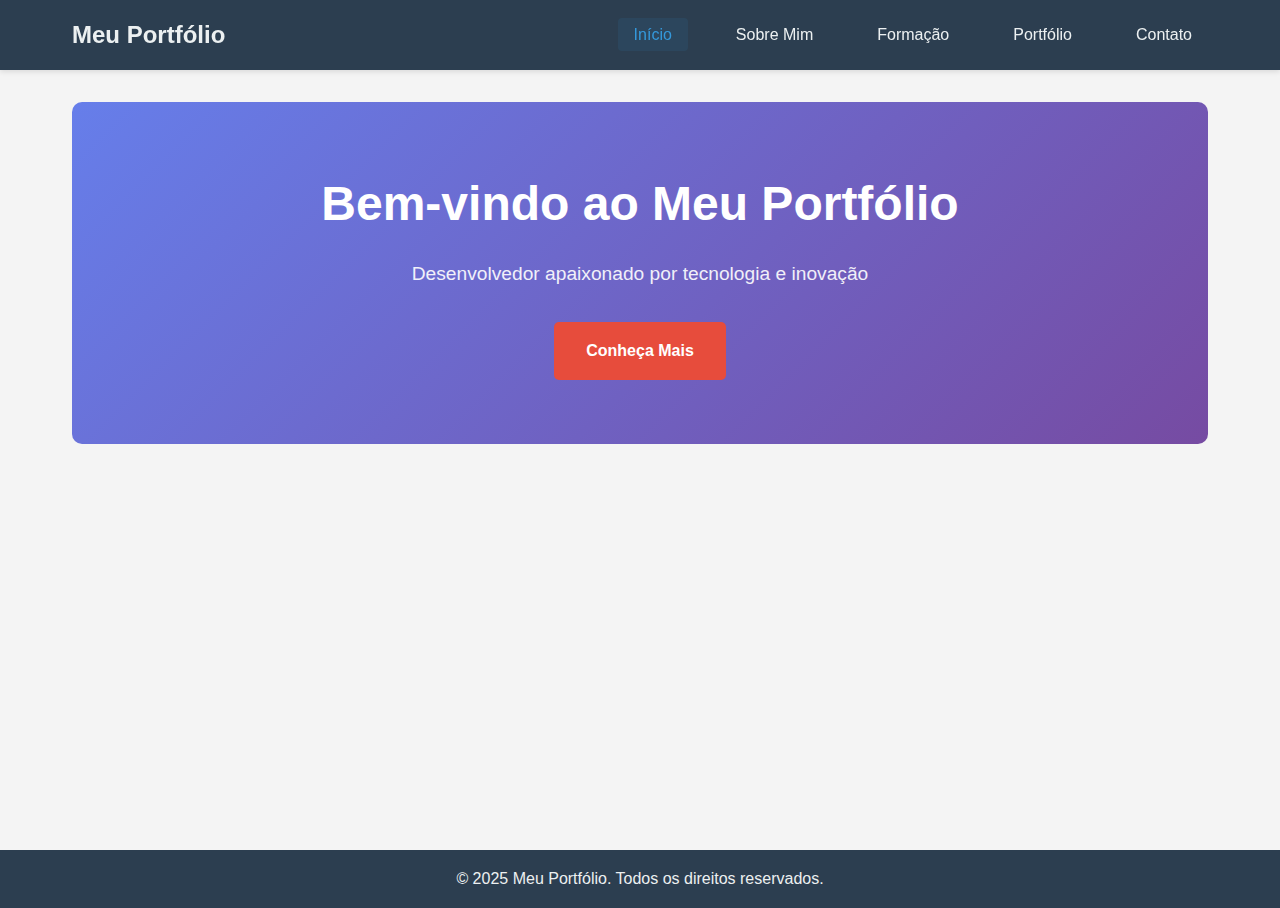
<file: index.html>
<!DOCTYPE html>
<html lang="pt-BR">
<head>
    <meta charset="UTF-8">
    <meta name="viewport" content="width=device-width, initial-scale=1.0">
    <title>Meu Portfólio - Página Inicial</title>
    <!-- Link para o arquivo CSS principal -->
    <link rel="stylesheet" href="style.css">
</head>
<body>
    <!-- Cabeçalho com menu de navegação -->
    <header>
        <nav class="navbar">
            <div class="nav-container">
                <h1 class="nav-logo">Meu Portfólio</h1>
                <ul class="nav-menu">
                    <li class="nav-item">
                        <a href="index.html" class="nav-link active">Início</a>
                    </li>
                    <li class="nav-item">
                        <a href="sobre.html" class="nav-link">Sobre Mim</a>
                    </li>
                    <li class="nav-item">
                        <a href="formacao.html" class="nav-link">Formação</a>
                    </li>
                    <li class="nav-item">
                        <a href="portfolio.html" class="nav-link">Portfólio</a>
                    </li>
                    <li class="nav-item">
                        <a href="contato.html" class="nav-link">Contato</a>
                    </li>
                </ul>
            </div>
        </nav>
    </header>

    <!-- Conteúdo principal da página -->
    <main class="main-content">
        <section class="hero">
            <div class="hero-content">
                <h1>Bem-vindo ao Meu Portfólio</h1>
                <p>Desenvolvedor apaixonado por tecnologia e inovação</p>
                <a href="sobre.html" class="cta-button">Conheça Mais</a>
            </div>
        </section>
    </main>

    <!-- Rodapé -->
    <footer>
        <p>&copy; 2025 Meu Portfólio. Todos os direitos reservados.</p>
    </footer>
</body>
</html>
</file>
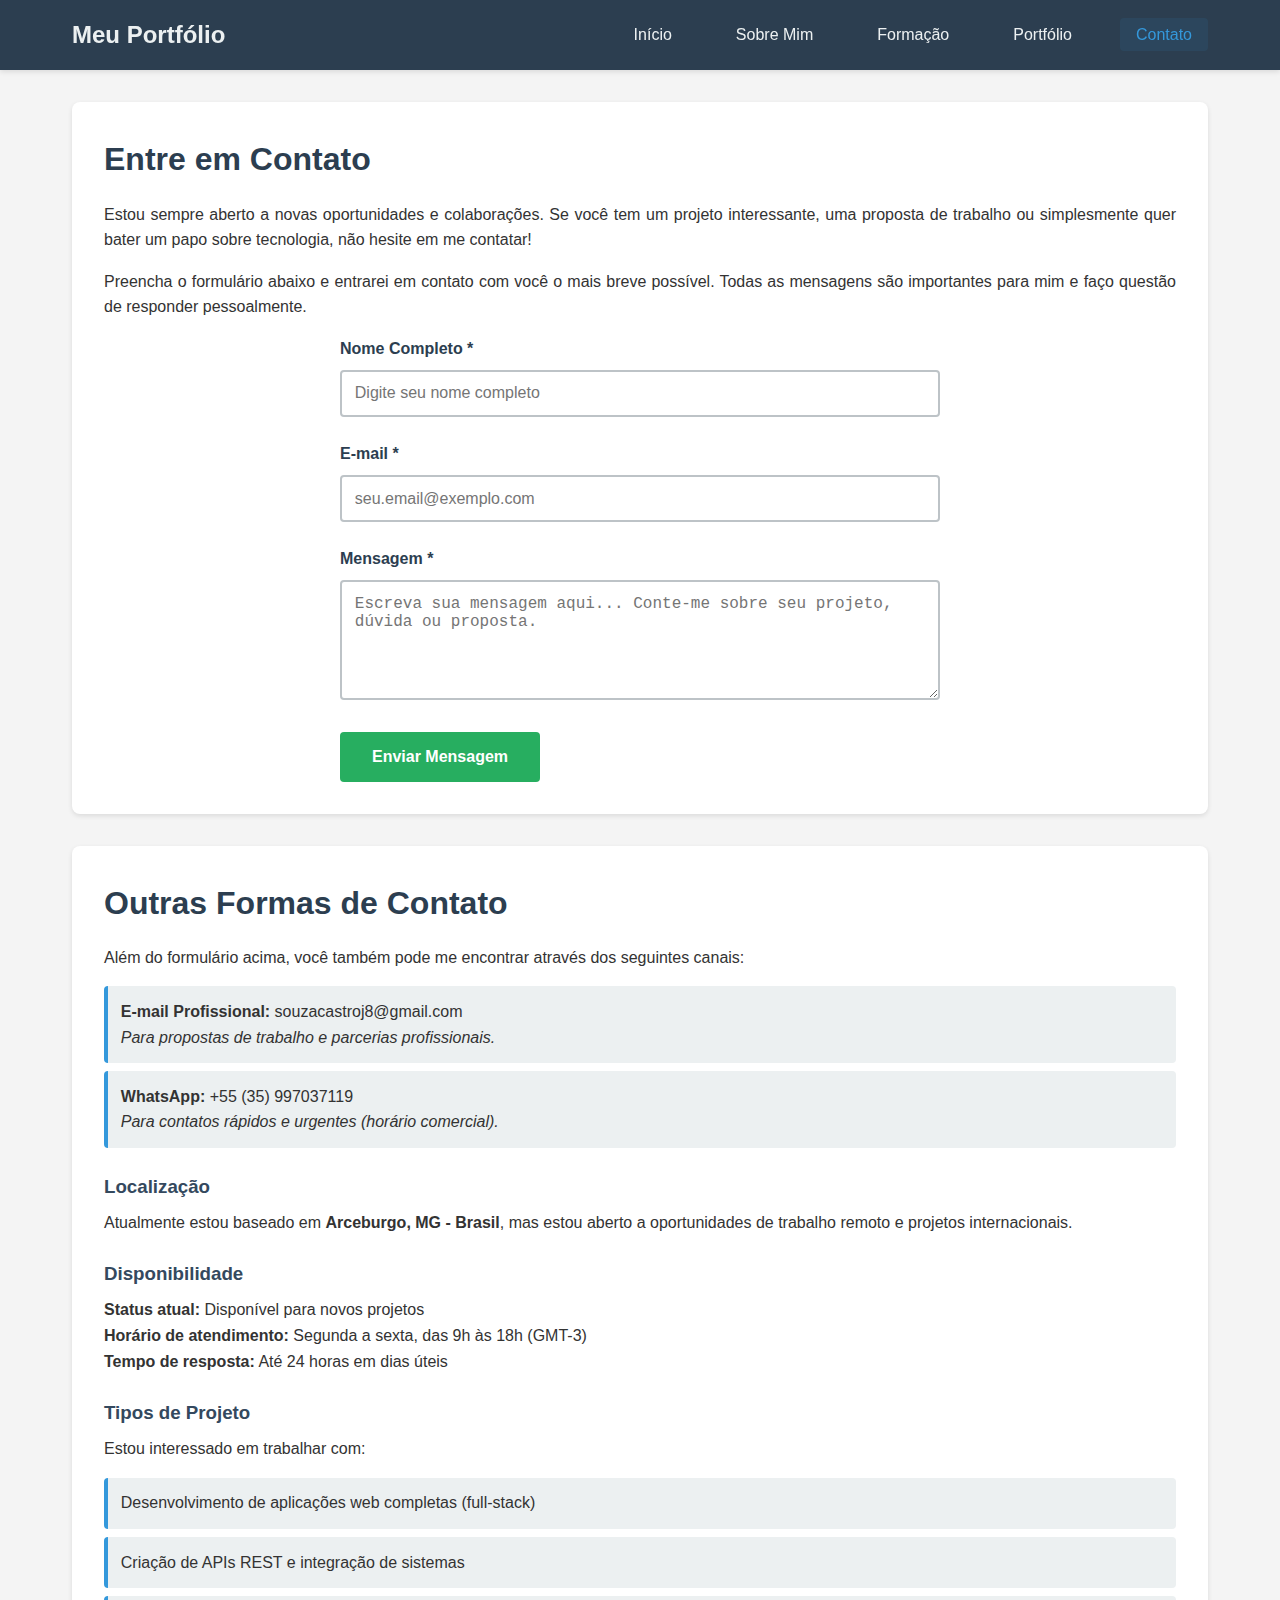
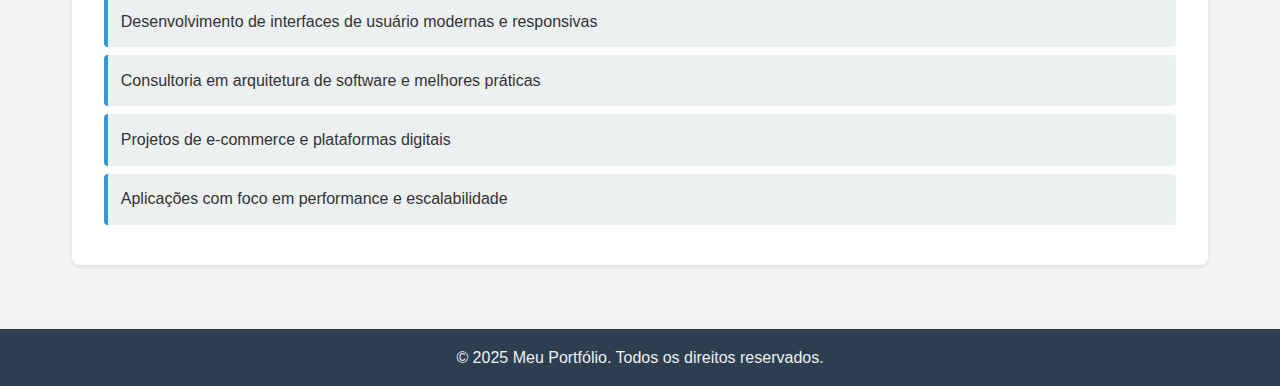
<file: contato.html>
<!DOCTYPE html>
<html lang="pt-BR">
<head>
    <meta charset="UTF-8">
    <meta name="viewport" content="width=device-width, initial-scale=1.0">
    <title>Contato - Meu Portfólio</title>
    <!-- Link para o arquivo CSS principal -->
    <link rel="stylesheet" href="style.css">
</head>
<body>
    <!-- Cabeçalho com menu de navegação -->
    <header>
        <nav class="navbar">
            <div class="nav-container">
                <h1 class="nav-logo">Meu Portfólio</h1>
                <ul class="nav-menu">
                    <li class="nav-item">
                        <a href="index.html" class="nav-link">Início</a>
                    </li>
                    <li class="nav-item">
                        <a href="sobre.html" class="nav-link">Sobre Mim</a>
                    </li>
                    <li class="nav-item">
                        <a href="formacao.html" class="nav-link">Formação</a>
                    </li>
                    <li class="nav-item">
                        <a href="portfolio.html" class="nav-link">Portfólio</a>
                    </li>
                    <li class="nav-item">
                        <a href="contato.html" class="nav-link active">Contato</a>
                    </li>
                </ul>
            </div>
        </nav>
    </header>

    <!-- Conteúdo principal da página -->
    <main class="main-content">
        <section class="content-section">
            <h2>Entre em Contato</h2>
            <p>
                Estou sempre aberto a novas oportunidades e colaborações. Se você tem um projeto 
                interessante, uma proposta de trabalho ou simplesmente quer bater um papo sobre 
                tecnologia, não hesite em me contatar!
            </p>
            <p>
                Preencha o formulário abaixo e entrarei em contato com você o mais breve possível. 
                Todas as mensagens são importantes para mim e faço questão de responder pessoalmente.
            </p>
            
            <!-- Formulário de contato -->
            <form class="contact-form" action="#" method="post">
                <div class="form-group">
                    <label for="nome">Nome Completo *</label>
                    <input 
                        type="text" 
                        id="nome" 
                        name="nome" 
                        required 
                        placeholder="Digite seu nome completo"
                    >
                </div>
                
                <div class="form-group">
                    <label for="email">E-mail *</label>
                    <input 
                        type="email" 
                        id="email" 
                        name="email" 
                        required 
                        placeholder="seu.email@exemplo.com"
                    >
                </div>
                
                <div class="form-group">
                    <label for="mensagem">Mensagem *</label>
                    <textarea 
                        id="mensagem" 
                        name="mensagem" 
                        required 
                        placeholder="Escreva sua mensagem aqui... Conte-me sobre seu projeto, dúvida ou proposta."
                    ></textarea>
                </div>
                
                <button type="submit" class="submit-button">Enviar Mensagem</button>
            </form>
        </section>

        <section class="content-section">
            <h2>Outras Formas de Contato</h2>
            <p>
                Além do formulário acima, você também pode me encontrar através dos seguintes canais:
            </p>
            
            <ul class="skills-list">
                <li>
                    <strong>E-mail Profissional:</strong> souzacastroj8@gmail.com<br>
                    <em>Para propostas de trabalho e parcerias profissionais.</em>
                </li>
                
                <li>
                    <strong>WhatsApp:</strong> +55 (35) 997037119<br>
                    <em>Para contatos rápidos e urgentes (horário comercial).</em>
                </li>
            </ul>

            <h3>Localização</h3>
            <p>
                Atualmente estou baseado em <strong>Arceburgo, MG - Brasil</strong>, mas estou 
                aberto a oportunidades de trabalho remoto e projetos internacionais. 
               
            </p>

            <h3>Disponibilidade</h3>
            <p>
                <strong>Status atual:</strong> Disponível para novos projetos<br>
                <strong>Horário de atendimento:</strong> Segunda a sexta, das 9h às 18h (GMT-3)<br>
                <strong>Tempo de resposta:</strong> Até 24 horas em dias úteis
            </p>

            <h3>Tipos de Projeto</h3>
            <p>Estou interessado em trabalhar com:</p>
            <ul class="skills-list">
                <li>Desenvolvimento de aplicações web completas (full-stack)</li>
                <li>Criação de APIs REST e integração de sistemas</li>
                <li>Desenvolvimento de interfaces de usuário modernas e responsivas</li>
                <li>Consultoria em arquitetura de software e melhores práticas</li>
                <li>Projetos de e-commerce e plataformas digitais</li>
                <li>Aplicações com foco em performance e escalabilidade</li>
            </ul>
        </section>
    </main>

    <!-- Rodapé -->
    <footer>
        <p>&copy; 2025 Meu Portfólio. Todos os direitos reservados.</p>
    </footer>
</body>
</html>
</file>
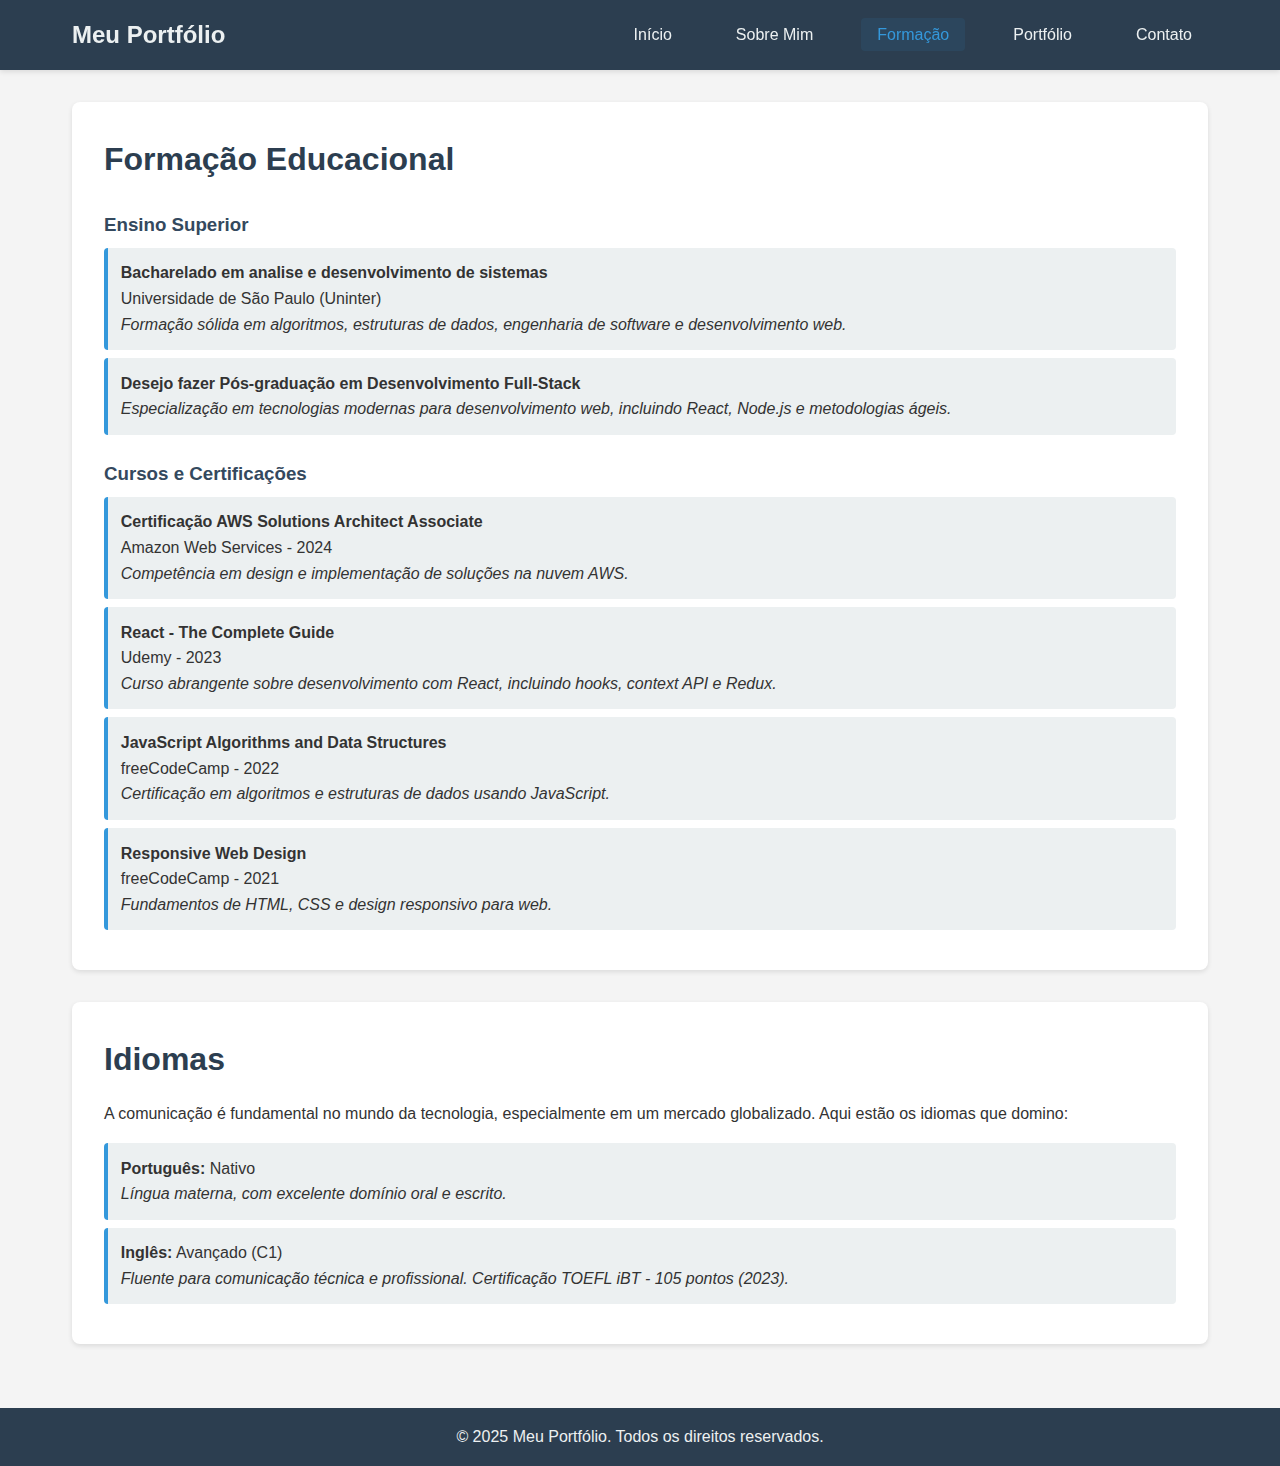
<file: formacao.html>
<!DOCTYPE html>
<html lang="pt-BR">
<head>
    <meta charset="UTF-8">
    <meta name="viewport" content="width=device-width, initial-scale=1.0">
    <title>Formação - Meu Portfólio</title>
    <!-- Link para o arquivo CSS principal -->
    <link rel="stylesheet" href="style.css">
</head>
<body>
    <!-- Cabeçalho com menu de navegação -->
    <header>
        <nav class="navbar">
            <div class="nav-container">
                <h1 class="nav-logo">Meu Portfólio</h1>
                <ul class="nav-menu">
                    <li class="nav-item">
                        <a href="index.html" class="nav-link">Início</a>
                    </li>
                    <li class="nav-item">
                        <a href="sobre.html" class="nav-link">Sobre Mim</a>
                    </li>
                    <li class="nav-item">
                        <a href="formacao.html" class="nav-link active">Formação</a>
                    </li>
                    <li class="nav-item">
                        <a href="portfolio.html" class="nav-link">Portfólio</a>
                    </li>
                    <li class="nav-item">
                        <a href="contato.html" class="nav-link">Contato</a>
                    </li>
                </ul>
            </div>
        </nav>
    </header>

    <!-- Conteúdo principal da página -->
    <main class="main-content">
        <section class="content-section">
            <h2>Formação Educacional</h2>
            
            <h3>Ensino Superior</h3>
            <ul class="education-list">
                <li>
                    <strong>Bacharelado em analise e desenvolvimento de sistemas</strong><br>
                    Universidade de São Paulo (Uninter) <br>
                    <em>Formação sólida em algoritmos, estruturas de dados, engenharia de software e desenvolvimento web.</em>
                </li>
                <li>
                    <strong>Desejo fazer Pós-graduação em Desenvolvimento Full-Stack</strong><br>
                    <em>Especialização em tecnologias modernas para desenvolvimento web, incluindo React, Node.js e metodologias ágeis.</em>
                </li>
            </ul>

            <h3>Cursos e Certificações</h3>
            <ul class="education-list">
                <li>
                    <strong>Certificação AWS Solutions Architect Associate</strong><br>
                    Amazon Web Services - 2024<br>
                    <em>Competência em design e implementação de soluções na nuvem AWS.</em>
                </li>
                <li>
                    <strong>React - The Complete Guide</strong><br>
                    Udemy - 2023<br>
                    <em>Curso abrangente sobre desenvolvimento com React, incluindo hooks, context API e Redux.</em>
                </li>
                <li>
                    <strong>JavaScript Algorithms and Data Structures</strong><br>
                    freeCodeCamp - 2022<br>
                    <em>Certificação em algoritmos e estruturas de dados usando JavaScript.</em>
                </li>
                <li>
                    <strong>Responsive Web Design</strong><br>
                    freeCodeCamp - 2021<br>
                    <em>Fundamentos de HTML, CSS e design responsivo para web.</em>
                </li>
            </ul>

            
        </section>

        <section class="content-section">
            <h2>Idiomas</h2>
            <p>
                A comunicação é fundamental no mundo da tecnologia, especialmente em um mercado globalizado. 
                Aqui estão os idiomas que domino:
            </p>
            
            <ul class="skills-list">
                <li>
                    <strong>Português:</strong> Nativo<br>
                    <em>Língua materna, com excelente domínio oral e escrito.</em>
                </li>
                <li>
                    <strong>Inglês:</strong> Avançado (C1)<br>
                    <em>Fluente para comunicação técnica e profissional. Certificação TOEFL iBT - 105 pontos (2023).</em>
                </li>
                
            </ul>

            
        </section>
    </main>

    <!-- Rodapé -->
    <footer>
        <p>&copy; 2025 Meu Portfólio. Todos os direitos reservados.</p>
    </footer>
</body>
</html>
</file>
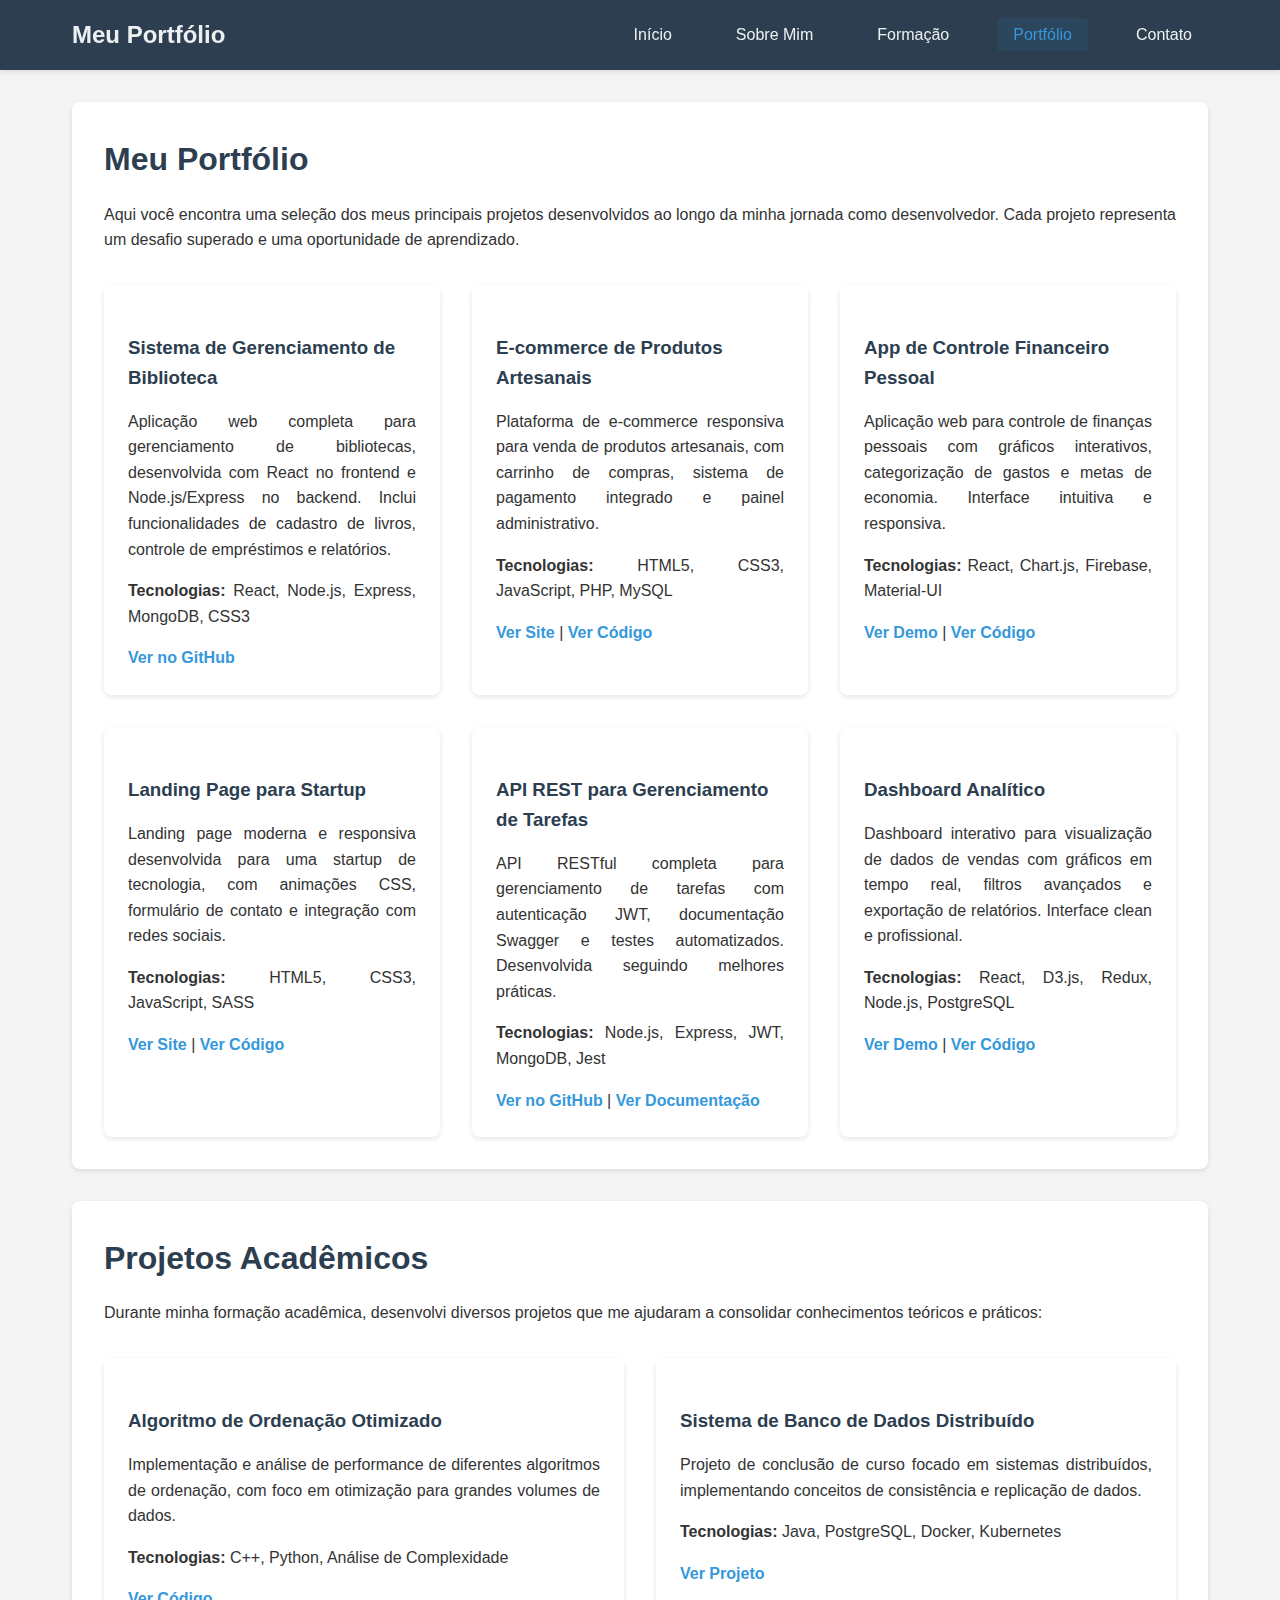
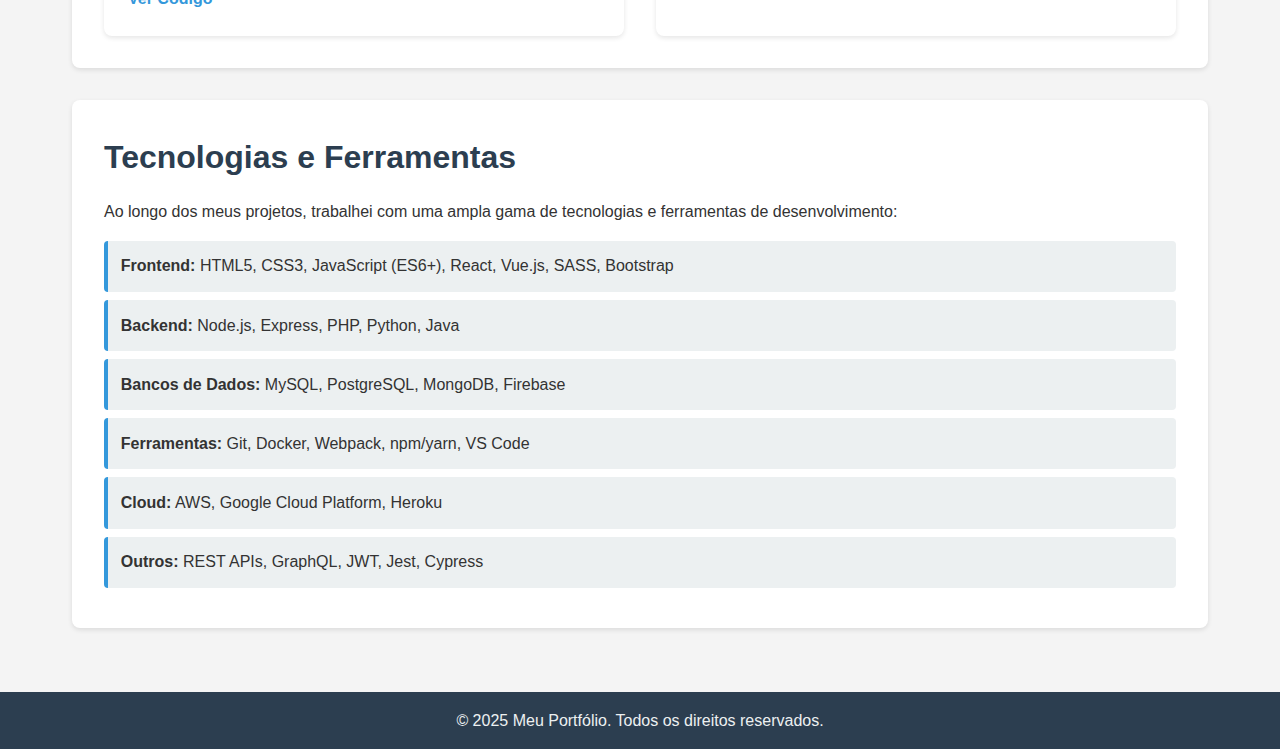
<file: portfolio.html>
<!DOCTYPE html>
<html lang="pt-BR">
<head>
    <meta charset="UTF-8">
    <meta name="viewport" content="width=device-width, initial-scale=1.0">
    <title>Portfólio - Meu Portfólio</title>
    <!-- Link para o arquivo CSS principal -->
    <link rel="stylesheet" href="style.css">
</head>
<body>
    <!-- Cabeçalho com menu de navegação -->
    <header>
        <nav class="navbar">
            <div class="nav-container">
                <h1 class="nav-logo">Meu Portfólio</h1>
                <ul class="nav-menu">
                    <li class="nav-item">
                        <a href="index.html" class="nav-link">Início</a>
                    </li>
                    <li class="nav-item">
                        <a href="sobre.html" class="nav-link">Sobre Mim</a>
                    </li>
                    <li class="nav-item">
                        <a href="formacao.html" class="nav-link">Formação</a>
                    </li>
                    <li class="nav-item">
                        <a href="portfolio.html" class="nav-link active">Portfólio</a>
                    </li>
                    <li class="nav-item">
                        <a href="contato.html" class="nav-link">Contato</a>
                    </li>
                </ul>
            </div>
        </nav>
    </header>

    <!-- Conteúdo principal da página -->
    <main class="main-content">
        <section class="content-section">
            <h2>Meu Portfólio</h2>
            <p>
                Aqui você encontra uma seleção dos meus principais projetos desenvolvidos ao longo 
                da minha jornada como desenvolvedor. Cada projeto representa um desafio superado 
                e uma oportunidade de aprendizado.
            </p>
            
            <div class="portfolio-grid">
                <!-- Projeto 1 -->
                <div class="portfolio-item">
                    <h3>Sistema de Gerenciamento de Biblioteca</h3>
                    <p>
                        Aplicação web completa para gerenciamento de bibliotecas, desenvolvida com 
                        React no frontend e Node.js/Express no backend. Inclui funcionalidades de 
                        cadastro de livros, controle de empréstimos e relatórios.
                    </p>
                    <p><strong>Tecnologias:</strong> React, Node.js, Express, MongoDB, CSS3</p>
                    <a href="https://github.com/joaosilva/biblioteca-sistema" target="_blank">Ver no GitHub</a>
                </div>

                <!-- Projeto 2 -->
                <div class="portfolio-item">
                    <h3>E-commerce de Produtos Artesanais</h3>
                    <p>
                        Plataforma de e-commerce responsiva para venda de produtos artesanais, 
                        com carrinho de compras, sistema de pagamento integrado e painel administrativo.
                    </p>
                    <p><strong>Tecnologias:</strong> HTML5, CSS3, JavaScript, PHP, MySQL</p>
                    <a href="https://artesanais-shop.exemplo.com" target="_blank">Ver Site</a> | 
                    <a href="https://github.com/joaosilva/ecommerce-artesanal" target="_blank">Ver Código</a>
                </div>

                <!-- Projeto 3 -->
                <div class="portfolio-item">
                    <h3>App de Controle Financeiro Pessoal</h3>
                    <p>
                        Aplicação web para controle de finanças pessoais com gráficos interativos, 
                        categorização de gastos e metas de economia. Interface intuitiva e responsiva.
                    </p>
                    <p><strong>Tecnologias:</strong> React, Chart.js, Firebase, Material-UI</p>
                    <a href="https://meu-financeiro.exemplo.com" target="_blank">Ver Demo</a> | 
                    <a href="https://github.com/joaosilva/controle-financeiro" target="_blank">Ver Código</a>
                </div>

                <!-- Projeto 4 -->
                <div class="portfolio-item">
                    <h3>Landing Page para Startup</h3>
                    <p>
                        Landing page moderna e responsiva desenvolvida para uma startup de tecnologia, 
                        com animações CSS, formulário de contato e integração com redes sociais.
                    </p>
                    <p><strong>Tecnologias:</strong> HTML5, CSS3, JavaScript, SASS</p>
                    <a href="https://startup-landing.exemplo.com" target="_blank">Ver Site</a> | 
                    <a href="https://github.com/joaosilva/startup-landing" target="_blank">Ver Código</a>
                </div>

                <!-- Projeto 5 -->
                <div class="portfolio-item">
                    <h3>API REST para Gerenciamento de Tarefas</h3>
                    <p>
                        API RESTful completa para gerenciamento de tarefas com autenticação JWT, 
                        documentação Swagger e testes automatizados. Desenvolvida seguindo melhores práticas.
                    </p>
                    <p><strong>Tecnologias:</strong> Node.js, Express, JWT, MongoDB, Jest</p>
                    <a href="https://github.com/joaosilva/tasks-api" target="_blank">Ver no GitHub</a> | 
                    <a href="https://tasks-api-docs.exemplo.com" target="_blank">Ver Documentação</a>
                </div>

                <!-- Projeto 6 -->
                <div class="portfolio-item">
                    <h3>Dashboard Analítico</h3>
                    <p>
                        Dashboard interativo para visualização de dados de vendas com gráficos em tempo real, 
                        filtros avançados e exportação de relatórios. Interface clean e profissional.
                    </p>
                    <p><strong>Tecnologias:</strong> React, D3.js, Redux, Node.js, PostgreSQL</p>
                    <a href="https://analytics-dashboard.exemplo.com" target="_blank">Ver Demo</a> | 
                    <a href="https://github.com/joaosilva/analytics-dashboard" target="_blank">Ver Código</a>
                </div>
            </div>
        </section>

        <section class="content-section">
            <h2>Projetos Acadêmicos</h2>
            <p>
                Durante minha formação acadêmica, desenvolvi diversos projetos que me ajudaram 
                a consolidar conhecimentos teóricos e práticos:
            </p>
            
            <div class="portfolio-grid">
                <!-- Projeto Acadêmico 1 -->
                <div class="portfolio-item">
                    <h3>Algoritmo de Ordenação Otimizado</h3>
                    <p>
                        Implementação e análise de performance de diferentes algoritmos de ordenação, 
                        com foco em otimização para grandes volumes de dados.
                    </p>
                    <p><strong>Tecnologias:</strong> C++, Python, Análise de Complexidade</p>
                    <a href="https://github.com/joaosilva/algoritmos-ordenacao" target="_blank">Ver Código</a>
                </div>

                <!-- Projeto Acadêmico 2 -->
                <div class="portfolio-item">
                    <h3>Sistema de Banco de Dados Distribuído</h3>
                    <p>
                        Projeto de conclusão de curso focado em sistemas distribuídos, 
                        implementando conceitos de consistência e replicação de dados.
                    </p>
                    <p><strong>Tecnologias:</strong> Java, PostgreSQL, Docker, Kubernetes</p>
                    <a href="https://github.com/joaosilva/bd-distribuido" target="_blank">Ver Projeto</a>
                </div>
            </div>
        </section>

        <section class="content-section">
            <h2>Tecnologias e Ferramentas</h2>
            <p>
                Ao longo dos meus projetos, trabalhei com uma ampla gama de tecnologias 
                e ferramentas de desenvolvimento:
            </p>
            
            <ul class="skills-list">
                <li><strong>Frontend:</strong> HTML5, CSS3, JavaScript (ES6+), React, Vue.js, SASS, Bootstrap</li>
                <li><strong>Backend:</strong> Node.js, Express, PHP, Python, Java</li>
                <li><strong>Bancos de Dados:</strong> MySQL, PostgreSQL, MongoDB, Firebase</li>
                <li><strong>Ferramentas:</strong> Git, Docker, Webpack, npm/yarn, VS Code</li>
                <li><strong>Cloud:</strong> AWS, Google Cloud Platform, Heroku</li>
                <li><strong>Outros:</strong> REST APIs, GraphQL, JWT, Jest, Cypress</li>
            </ul>
        </section>
    </main>

    <!-- Rodapé -->
    <footer>
        <p>&copy; 2025 Meu Portfólio. Todos os direitos reservados.</p>
    </footer>
</body>
</html>
</file>
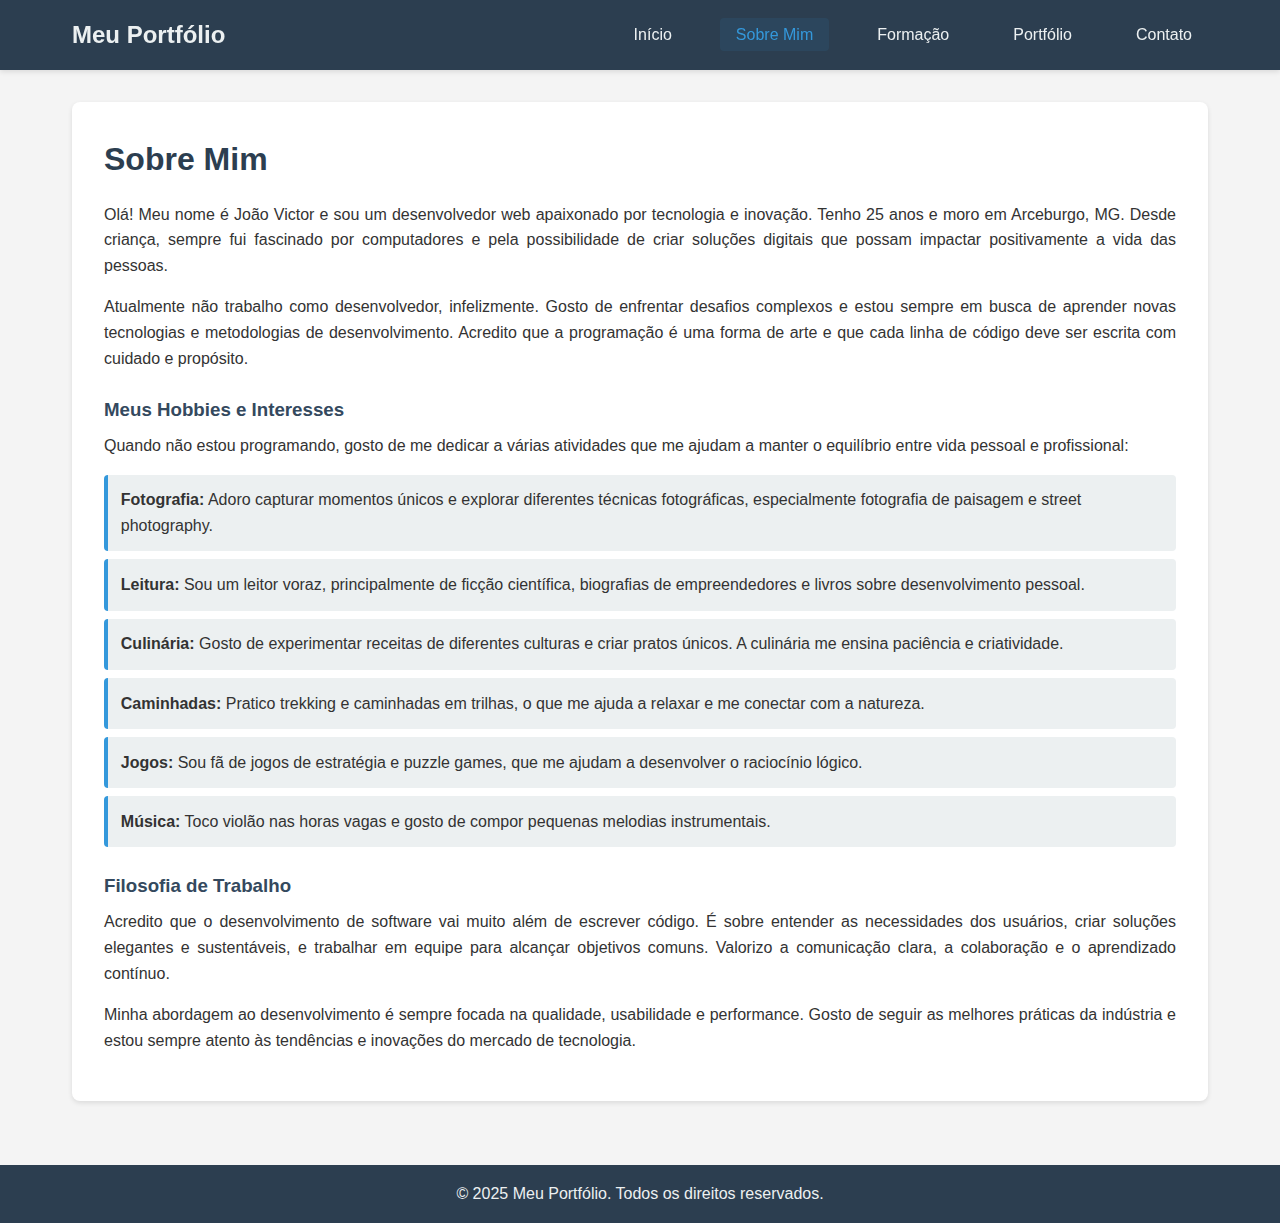
<file: sobre.html>
<!DOCTYPE html>
<html lang="pt-BR">
<head>
    <meta charset="UTF-8">
    <meta name="viewport" content="width=device-width, initial-scale=1.0">
    <title>Sobre Mim - Meu Portfólio</title>
    <!-- Link para o arquivo CSS principal -->
    <link rel="stylesheet" href="style.css">
</head>
<body>
    <!-- Cabeçalho com menu de navegação -->
    <header>
        <nav class="navbar">
            <div class="nav-container">
                <h1 class="nav-logo">Meu Portfólio</h1>
                <ul class="nav-menu">
                    <li class="nav-item">
                        <a href="index.html" class="nav-link">Início</a>
                    </li>
                    <li class="nav-item">
                        <a href="sobre.html" class="nav-link active">Sobre Mim</a>
                    </li>
                    <li class="nav-item">
                        <a href="formacao.html" class="nav-link">Formação</a>
                    </li>
                    <li class="nav-item">
                        <a href="portfolio.html" class="nav-link">Portfólio</a>
                    </li>
                    <li class="nav-item">
                        <a href="contato.html" class="nav-link">Contato</a>
                    </li>
                </ul>
            </div>
        </nav>
    </header>

    <!-- Conteúdo principal da página -->
    <main class="main-content">
        <section class="content-section">
            <h2>Sobre Mim</h2>
            <p>
                Olá! Meu nome é João Victor e sou um desenvolvedor web apaixonado por tecnologia e inovação. 
                Tenho 25 anos e moro em Arceburgo, MG. Desde criança, sempre fui fascinado por computadores 
                e pela possibilidade de criar soluções digitais que possam impactar positivamente a vida das pessoas.
            </p>
            <p>
                Atualmente não trabalho como desenvolvedor, infelizmente.
                Gosto de enfrentar desafios complexos e estou sempre em busca de aprender novas tecnologias 
                e metodologias de desenvolvimento. Acredito que a programação é uma forma de arte e que 
                cada linha de código deve ser escrita com cuidado e propósito.
            </p>
            
            <h3>Meus Hobbies e Interesses</h3>
            <p>
                Quando não estou programando, gosto de me dedicar a várias atividades que me ajudam a manter 
                o equilíbrio entre vida pessoal e profissional:
            </p>
            <ul class="skills-list">
                <li><strong>Fotografia:</strong> Adoro capturar momentos únicos e explorar diferentes técnicas fotográficas, especialmente fotografia de paisagem e street photography.</li>
                <li><strong>Leitura:</strong> Sou um leitor voraz, principalmente de ficção científica, biografias de empreendedores e livros sobre desenvolvimento pessoal.</li>
                <li><strong>Culinária:</strong> Gosto de experimentar receitas de diferentes culturas e criar pratos únicos. A culinária me ensina paciência e criatividade.</li>
                <li><strong>Caminhadas:</strong> Pratico trekking e caminhadas em trilhas, o que me ajuda a relaxar e me conectar com a natureza.</li>
                <li><strong>Jogos:</strong> Sou fã de jogos de estratégia e puzzle games, que me ajudam a desenvolver o raciocínio lógico.</li>
                <li><strong>Música:</strong> Toco violão nas horas vagas e gosto de compor pequenas melodias instrumentais.</li>
            </ul>

            <h3>Filosofia de Trabalho</h3>
            <p>
                Acredito que o desenvolvimento de software vai muito além de escrever código. É sobre entender 
                as necessidades dos usuários, criar soluções elegantes e sustentáveis, e trabalhar em equipe 
                para alcançar objetivos comuns. Valorizo a comunicação clara, a colaboração e o aprendizado contínuo.
            </p>
            <p>
                Minha abordagem ao desenvolvimento é sempre focada na qualidade, usabilidade e performance. 
                Gosto de seguir as melhores práticas da indústria e estou sempre atento às tendências 
                e inovações do mercado de tecnologia.
            </p>
        </section>
    </main>

    <!-- Rodapé -->
    <footer>
        <p>&copy; 2025 Meu Portfólio. Todos os direitos reservados.</p>
    </footer>
</body>
</html>
</file>
<file: style.css>
/* Reset básico de CSS para garantir consistência entre navegadores */
* {
    margin: 0;
    padding: 0;
    box-sizing: border-box;
}

/* Configurações gerais do body */
body {
    font-family: 'Arial', sans-serif;
    line-height: 1.6;
    color: #333;
    background-color: #f4f4f4;
}

/* Estilos do cabeçalho e navegação */
header {
    background-color: #2c3e50;
    box-shadow: 0 2px 5px rgba(0,0,0,0.1);
    position: sticky;
    top: 0;
    z-index: 1000;
}

.navbar {
    padding: 1rem 0;
}

.nav-container {
    max-width: 1200px;
    margin: 0 auto;
    padding: 0 2rem;
    display: flex;
    justify-content: space-between;
    align-items: center;
}

.nav-logo {
    color: #ecf0f1;
    font-size: 1.5rem;
    font-weight: bold;
}

.nav-menu {
    display: flex;
    list-style: none;
    gap: 2rem;
}

.nav-link {
    color: #ecf0f1;
    text-decoration: none;
    font-weight: 500;
    transition: color 0.3s ease;
    padding: 0.5rem 1rem;
    border-radius: 4px;
}

.nav-link:hover,
.nav-link.active {
    color: #3498db;
    background-color: rgba(52, 152, 219, 0.1);
}

/* Estilos do conteúdo principal */
.main-content {
    min-height: calc(100vh - 120px);
    max-width: 1200px;
    margin: 0 auto;
    padding: 2rem;
}

/* Estilos da seção hero (página inicial) */
.hero {
    text-align: center;
    padding: 4rem 0;
    background: linear-gradient(135deg, #667eea 0%, #764ba2 100%);
    color: white;
    border-radius: 10px;
    margin-bottom: 2rem;
}

.hero-content h1 {
    font-size: 3rem;
    margin-bottom: 1rem;
    font-weight: bold;
}

.hero-content p {
    font-size: 1.2rem;
    margin-bottom: 2rem;
    opacity: 0.9;
}

.cta-button {
    display: inline-block;
    background-color: #e74c3c;
    color: white;
    padding: 1rem 2rem;
    text-decoration: none;
    border-radius: 5px;
    font-weight: bold;
    transition: background-color 0.3s ease;
}

.cta-button:hover {
    background-color: #c0392b;
}

/* Estilos para seções de conteúdo */
.content-section {
    background: white;
    padding: 2rem;
    margin-bottom: 2rem;
    border-radius: 8px;
    box-shadow: 0 2px 5px rgba(0,0,0,0.1);
}

.content-section h2 {
    color: #2c3e50;
    margin-bottom: 1rem;
    font-size: 2rem;
}

.content-section h3 {
    color: #34495e;
    margin-bottom: 0.5rem;
    margin-top: 1.5rem;
}

.content-section p {
    margin-bottom: 1rem;
    text-align: justify;
}

/* Estilos para listas */
.skills-list,
.education-list {
    list-style: none;
    padding: 0;
}

.skills-list li,
.education-list li {
    background: #ecf0f1;
    margin: 0.5rem 0;
    padding: 0.8rem;
    border-radius: 4px;
    border-left: 4px solid #3498db;
}

/* Estilos para o portfólio */
.portfolio-grid {
    display: grid;
    grid-template-columns: repeat(auto-fit, minmax(300px, 1fr));
    gap: 2rem;
    margin-top: 2rem;
}

.portfolio-item {
    background: white;
    padding: 1.5rem;
    border-radius: 8px;
    box-shadow: 0 2px 5px rgba(0,0,0,0.1);
    transition: transform 0.3s ease;
}

.portfolio-item:hover {
    transform: translateY(-5px);
}

.portfolio-item h3 {
    color: #2c3e50;
    margin-bottom: 1rem;
}

.portfolio-item a {
    color: #3498db;
    text-decoration: none;
    font-weight: bold;
}

.portfolio-item a:hover {
    text-decoration: underline;
}

/* Estilos para formulário de contato */
.contact-form {
    max-width: 600px;
    margin: 0 auto;
}

.form-group {
    margin-bottom: 1.5rem;
}

.form-group label {
    display: block;
    margin-bottom: 0.5rem;
    font-weight: bold;
    color: #2c3e50;
}

.form-group input,
.form-group textarea {
    width: 100%;
    padding: 0.8rem;
    border: 2px solid #bdc3c7;
    border-radius: 4px;
    font-size: 1rem;
    transition: border-color 0.3s ease;
}

.form-group input:focus,
.form-group textarea:focus {
    outline: none;
    border-color: #3498db;
}

.form-group textarea {
    resize: vertical;
    min-height: 120px;
}

.submit-button {
    background-color: #27ae60;
    color: white;
    padding: 1rem 2rem;
    border: none;
    border-radius: 4px;
    font-size: 1rem;
    font-weight: bold;
    cursor: pointer;
    transition: background-color 0.3s ease;
}

.submit-button:hover {
    background-color: #229954;
}

/* Estilos do rodapé */
footer {
    background-color: #2c3e50;
    color: #ecf0f1;
    text-align: center;
    padding: 1rem;
    margin-top: auto;
}

/* Media queries para responsividade */
@media (max-width: 768px) {
    .nav-container {
        flex-direction: column;
        gap: 1rem;
    }
    
    .nav-menu {
        flex-wrap: wrap;
        justify-content: center;
        gap: 1rem;
    }
    
    .hero-content h1 {
        font-size: 2rem;
    }
    
    .main-content {
        padding: 1rem;
    }
    
    .portfolio-grid {
        grid-template-columns: 1fr;
    }
}
</file>
